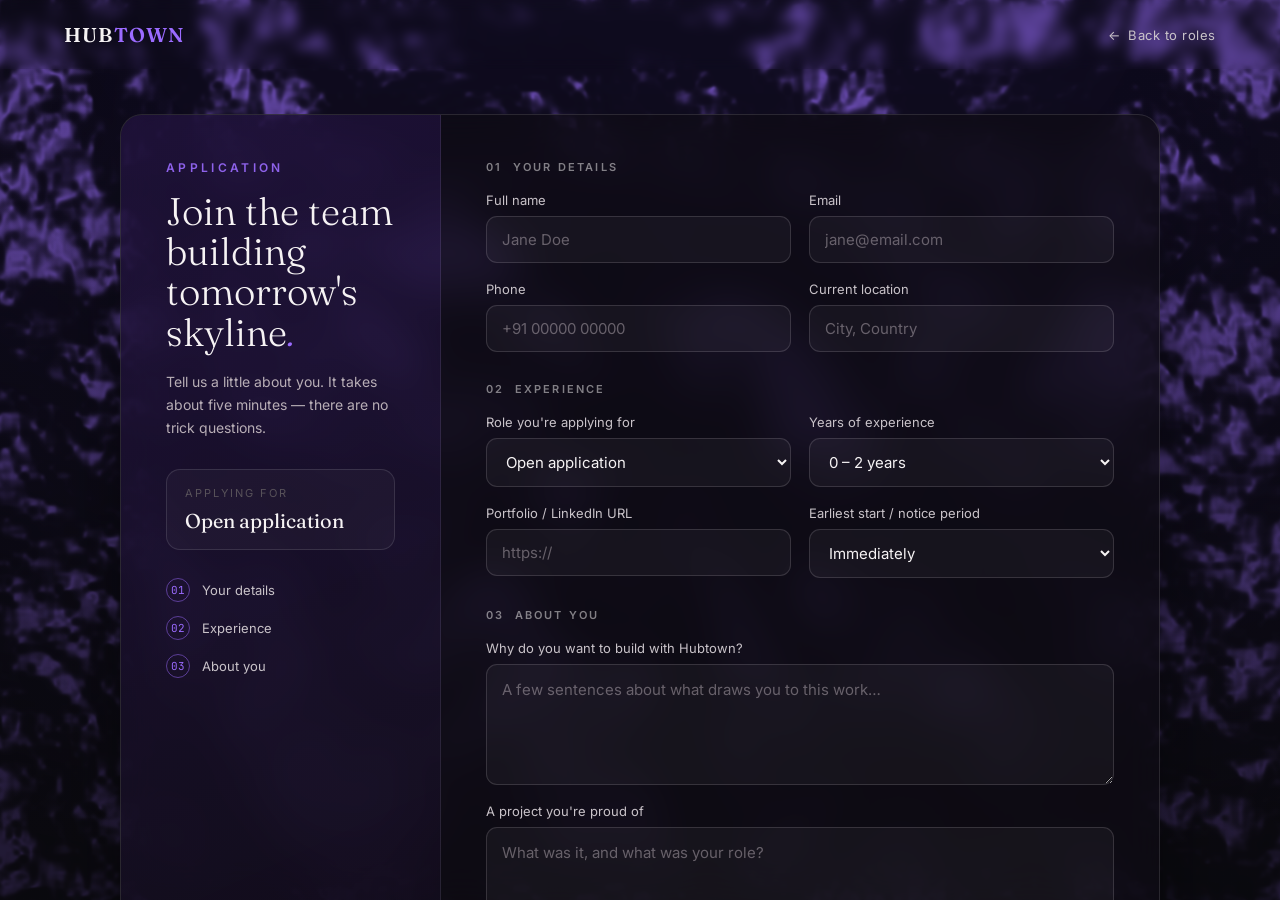
<file: apply.html>
<!DOCTYPE html>
<html lang="en">
<head>
<meta charset="utf-8">
<meta name="viewport" content="width=device-width, initial-scale=1">
<title>Application — Hubtown</title>
<meta name="description" content="Apply to join the team building tomorrow's skyline.">
<link rel="preconnect" href="https://fonts.googleapis.com">
<link rel="preconnect" href="https://fonts.gstatic.com" crossorigin>
<link href="https://fonts.googleapis.com/css2?family=Fraunces:ital,opsz,wght@0,9..144,300..600;1,9..144,300..600&family=Inter:wght@400;500;600&family=JetBrains+Mono:wght@400;500&display=swap" rel="stylesheet">
<link rel="stylesheet" href="assets/base.css">
<link rel="stylesheet" href="assets/apply.css">
</head>
<body>

<canvas class="water" id="water" aria-hidden="true"></canvas>
<div class="water-scrim" aria-hidden="true"></div>

<div class="scroller" id="scroller">

  <header class="ap-head">
    <a href="index.html" class="wordmark">HUB<b>TOWN</b></a>
    <a href="careers.html" class="ap-head__back"><span aria-hidden="true">←</span> Back to roles</a>
  </header>

  <div class="ap-stage">

    <!-- SUCCESS -->
    <div class="done" id="done" hidden>
      <div class="done__tick" aria-hidden="true">✓</div>
      <h1 class="done__title">Application received</h1>
      <p class="done__note">Thanks for applying to Hubtown. Our team reviews every application personally — if there's a fit, you'll hear from us within two weeks.</p>
      <a class="btn" href="careers.html">Explore more roles <span aria-hidden="true">→</span></a>
    </div>

    <!-- FORM -->
    <div class="ap-card" id="apCard">
      <aside class="ap-aside">
        <div class="ap-kicker">Application</div>
        <h1 class="ap-title">Join the team building tomorrow's skyline<span class="dot">.</span></h1>
        <p class="ap-lede">Tell us a little about you. It takes about five minutes — there are no trick questions.</p>
        <div class="ap-applying">
          <div class="ap-applying__label">Applying for</div>
          <div class="ap-applying__role" id="roleLabel">Open application</div>
        </div>
        <ol class="ap-steps">
          <li><span class="ap-steps__n">01</span> Your details</li>
          <li><span class="ap-steps__n">02</span> Experience</li>
          <li><span class="ap-steps__n">03</span> About you</li>
        </ol>
      </aside>

      <form class="ap-form" id="apForm">

        <fieldset class="ap-group">
          <legend class="ap-legend">01 &nbsp;Your details</legend>
          <div class="ap-grid">
            <label class="field">Full name
              <input required type="text" name="name" placeholder="Jane Doe" autocomplete="name">
            </label>
            <label class="field">Email
              <input required type="email" name="email" placeholder="jane@email.com" autocomplete="email">
            </label>
            <label class="field">Phone
              <input type="tel" name="phone" placeholder="+91 00000 00000" autocomplete="tel">
            </label>
            <label class="field">Current location
              <input type="text" name="location" placeholder="City, Country">
            </label>
          </div>
        </fieldset>

        <fieldset class="ap-group">
          <legend class="ap-legend">02 &nbsp;Experience</legend>
          <div class="ap-grid">
            <label class="field">Role you're applying for
              <select name="role" id="roleSelect"></select>
            </label>
            <label class="field">Years of experience
              <select name="years">
                <option>0 – 2 years</option>
                <option>3 – 5 years</option>
                <option>6 – 9 years</option>
                <option>10+ years</option>
              </select>
            </label>
            <label class="field">Portfolio / LinkedIn URL
              <input type="url" name="url" placeholder="https://">
            </label>
            <label class="field">Earliest start / notice period
              <select name="start">
                <option>Immediately</option>
                <option>Within 1 month</option>
                <option>1 – 3 months</option>
                <option>3+ months</option>
              </select>
            </label>
          </div>
        </fieldset>

        <fieldset class="ap-group">
          <legend class="ap-legend">03 &nbsp;About you</legend>
          <div class="ap-stack">
            <label class="field">Why do you want to build with Hubtown?
              <textarea rows="4" name="why" placeholder="A few sentences about what draws you to this work…"></textarea>
            </label>
            <label class="field">A project you're proud of
              <textarea rows="3" name="proud" placeholder="What was it, and what was your role?"></textarea>
            </label>
            <div class="field">Resume / CV
              <label class="dropzone">
                Drop a PDF here, or <span class="dropzone__link">browse</span>
                <input type="file" name="resume" accept="application/pdf" hidden>
              </label>
            </div>
          </div>
        </fieldset>

        <label class="consent">
          <input required type="checkbox" name="consent">
          I consent to Hubtown storing my details for the purpose of this application.
        </label>

        <div class="ap-submit">
          <span class="ap-submit__note">All fields are placeholders for this preview.</span>
          <button class="btn btn--solid ap-submit__btn" type="submit">Submit application <span aria-hidden="true">→</span></button>
        </div>
      </form>
    </div>

  </div>
</div>

<script src="assets/water.js"></script>
<script src="assets/apply.js"></script>
</body>
</html>
</file>
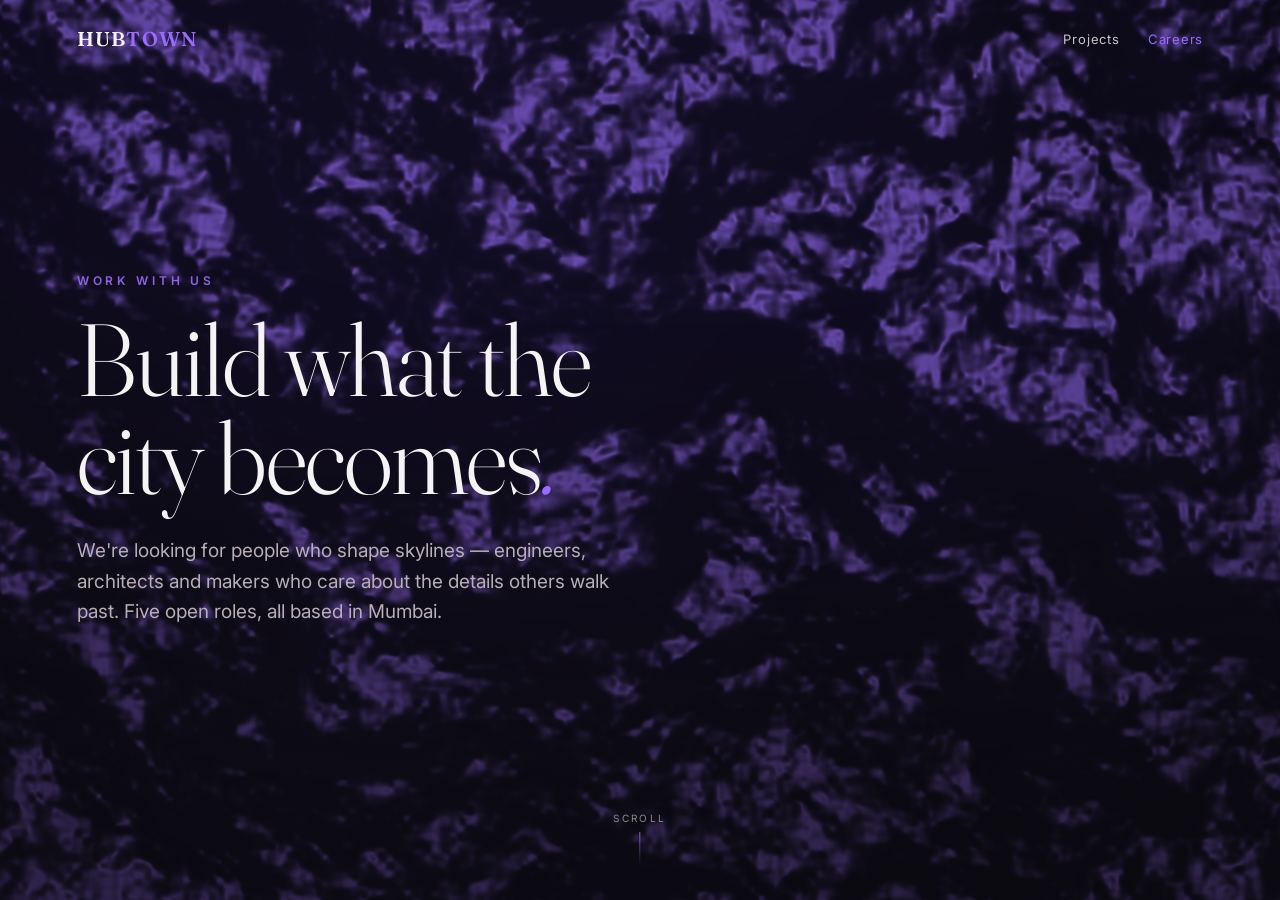
<file: careers.html>
<!DOCTYPE html>
<html lang="en">
<head>
<meta charset="utf-8">
<meta name="viewport" content="width=device-width, initial-scale=1">
<title>Work with us — Hubtown</title>
<meta name="description" content="Five open roles in Mumbai — engineers, architects and makers who care about the details others walk past.">
<link rel="preconnect" href="https://fonts.googleapis.com">
<link rel="preconnect" href="https://fonts.gstatic.com" crossorigin>
<link href="https://fonts.googleapis.com/css2?family=Fraunces:ital,opsz,wght@0,9..144,300..600;1,9..144,300..600&family=Inter:wght@400;500;600&family=JetBrains+Mono:wght@400;500&display=swap" rel="stylesheet">
<link rel="stylesheet" href="assets/base.css">
<link rel="stylesheet" href="assets/careers.css">
</head>
<body>

<canvas class="water" id="water" aria-hidden="true"></canvas>
<div class="water-scrim" aria-hidden="true"></div>

<div class="scroller" id="scroller">

  <header class="ww-head">
    <a href="index.html" class="wordmark">HUB<b>TOWN</b></a>
    <nav class="ww-head__nav">
      <a href="projects.html">Projects</a>
      <a href="#roles" class="is-current">Careers</a>
    </nav>
  </header>

  <section class="ww-intro">
    <div class="ww-intro__body">
      <div class="ww-kicker">Work with us</div>
      <h1 class="ww-title">Build what the<br>city becomes<span class="dot">.</span></h1>
      <p class="ww-lede">We're looking for people who shape skylines — engineers, architects and makers who care about the details others walk past. Five open roles, all based in Mumbai.</p>
    </div>
    <div class="hint" id="roles">
      <span class="hint__label">Scroll</span>
      <span class="hint__line"></span>
    </div>
  </section>

  <div id="roleList"></div>

  <footer class="ww-foot">
    <div class="ww-kicker">Don't see your role?</div>
    <h2 class="ww-foot__title">Tell us how you'd<br>build with us<span class="dot">.</span></h2>
    <a class="btn" href="apply.html">Send an open application <span aria-hidden="true">→</span></a>
  </footer>

</div>

<script src="assets/water.js"></script>
<script src="assets/careers.js"></script>
</body>
</html>
</file>
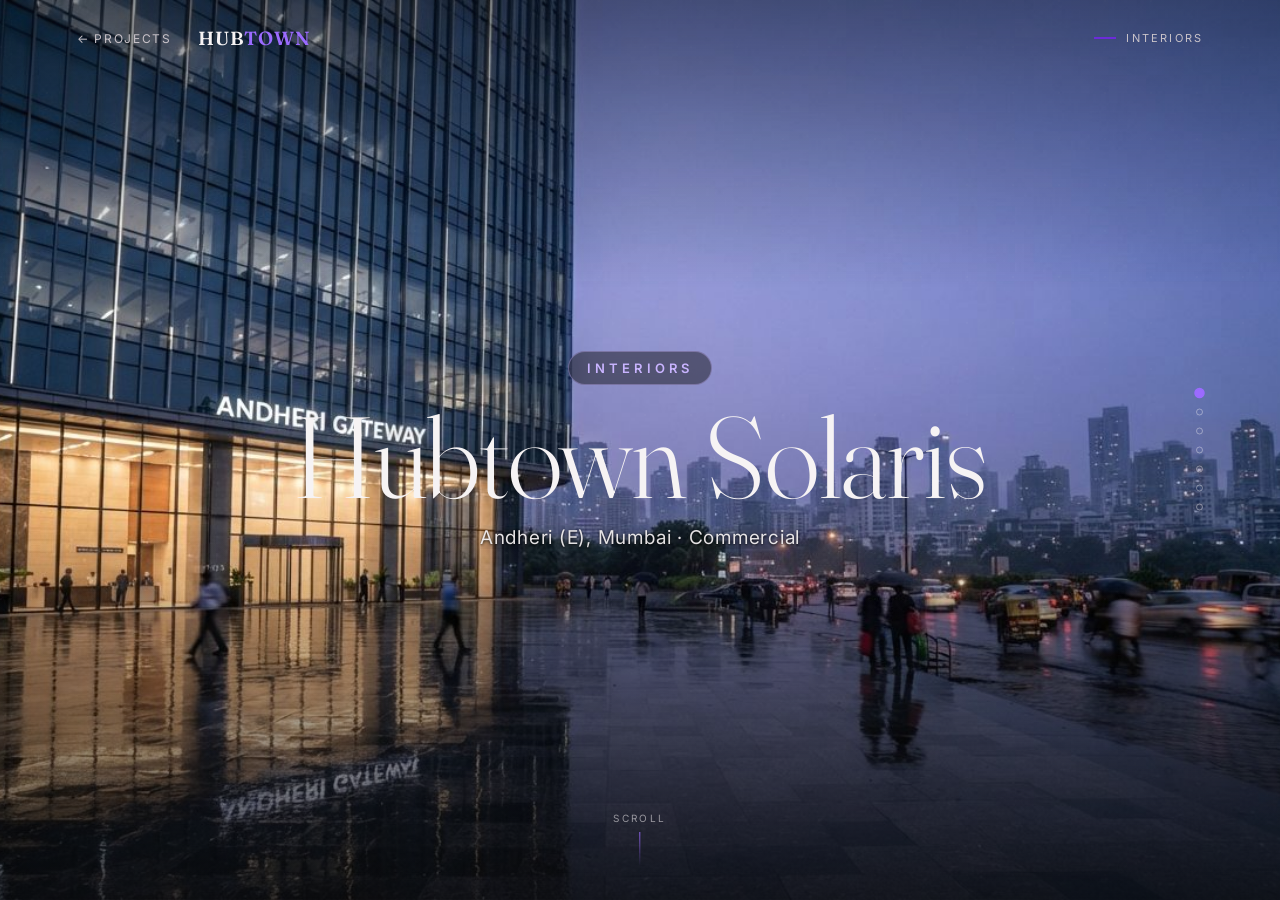
<file: interiors.html>
<!DOCTYPE html>
<html lang="en">
<head>
<meta charset="utf-8">
<meta name="viewport" content="width=device-width, initial-scale=1">
<title>Interiors — Hubtown</title>
<meta name="description" content="Walk through a Hubtown development — reception, lobby, residences and rooftop.">
<link rel="preconnect" href="https://fonts.googleapis.com">
<link rel="preconnect" href="https://fonts.gstatic.com" crossorigin>
<link href="https://fonts.googleapis.com/css2?family=Fraunces:ital,opsz,wght@0,9..144,300..600;1,9..144,300..600&family=Inter:wght@400;500;600&display=swap" rel="stylesheet">
<link rel="stylesheet" href="assets/base.css">
<link rel="stylesheet" href="assets/interiors.css">
</head>
<body>

<div class="scroller" id="scroller">
  <div class="stage" id="stage">
    <div class="stack">
      <div class="panels" id="panels"></div>

      <header class="int-head">
        <div class="int-head__left">
          <a href="projects.html" class="int-head__back">← Projects</a>
          <a href="index.html" class="wordmark wordmark--sm">HUB<b>TOWN</b></a>
        </div>
        <p class="eyebrow int-head__label">Interiors</p>
      </header>

      <div class="hint" id="hint">
        <span class="hint__label">Scroll</span>
        <span class="hint__line"></span>
      </div>

      <div class="dots" id="dots" aria-hidden="true"></div>
    </div>
  </div>
</div>

<script src="assets/interiors.js"></script>
</body>
</html>
</file>
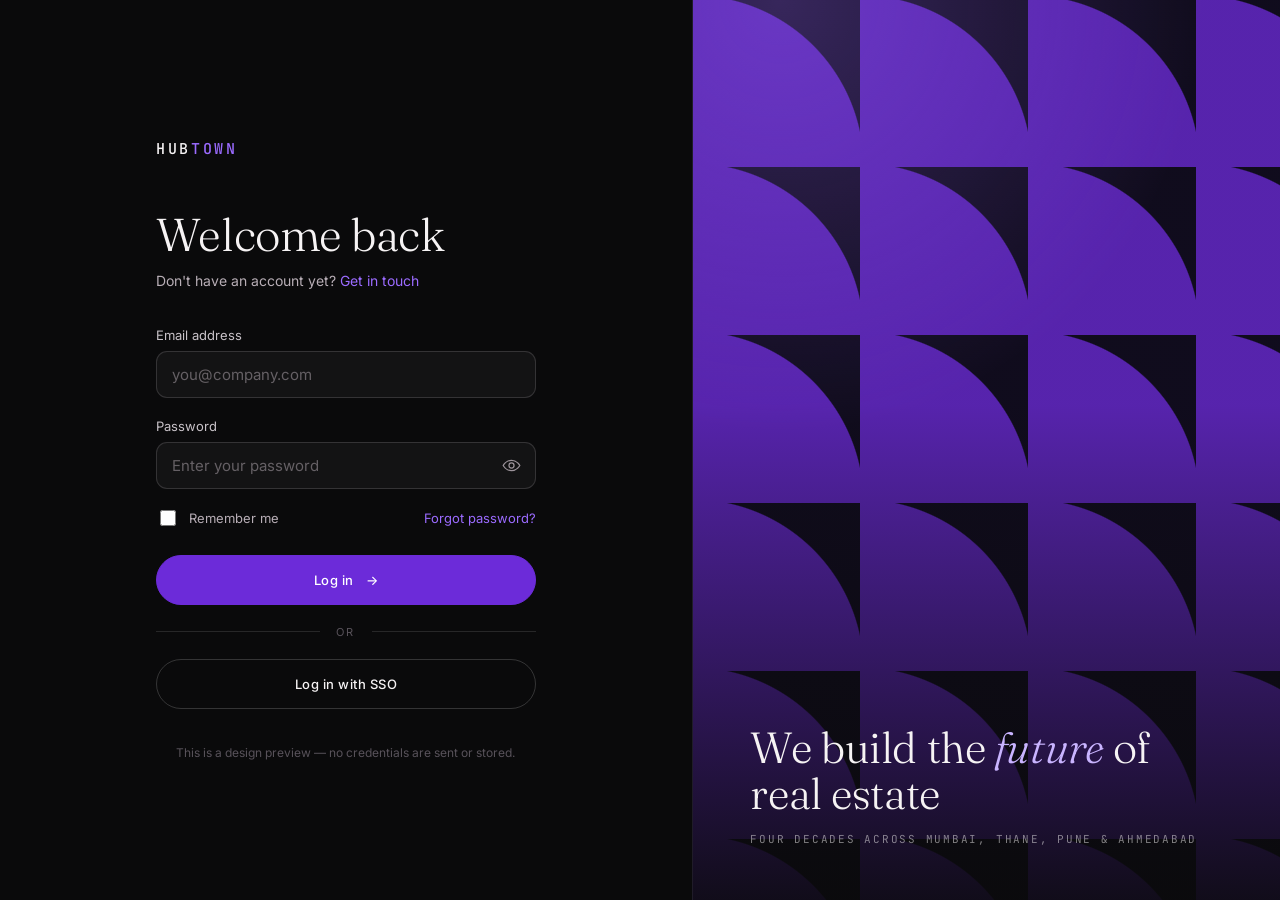
<file: login.html>
<!doctype html>
<html lang="en">
<head>
<meta charset="utf-8">
<meta name="viewport" content="width=device-width, initial-scale=1">
<title>Log in — Hubtown</title>
<link rel="preconnect" href="https://fonts.googleapis.com">
<link rel="preconnect" href="https://fonts.gstatic.com" crossorigin>
<link href="https://fonts.googleapis.com/css2?family=Fraunces:opsz,wght@9..144,300;9..144,400&family=Inter:wght@400;500;600&family=JetBrains+Mono:wght@400;500&display=swap" rel="stylesheet">
<link rel="stylesheet" href="assets/base.css">
<link rel="stylesheet" href="assets/login.css">
</head>
<body class="lg-body">

<main class="lg">

  <!-- ---------- form side ---------- -->
  <section class="lg__panel">
    <div class="lg__inner">

      <a class="lg__mark" href="index.html">HUB<b>TOWN</b></a>

      <h1 class="lg__title">Welcome back</h1>
      <p class="lg__sub">
        Don't have an account yet?
        <a href="apply.html">Get in touch</a>
      </p>

      <form class="lg__form" id="lgForm" novalidate>

        <label class="field">Email address
          <input required type="email" name="email" id="lgEmail"
                 placeholder="you@company.com" autocomplete="email">
          <span class="field__err" id="lgEmailErr" role="alert"></span>
        </label>

        <label class="field">Password
          <span class="field__wrap">
            <input required type="password" name="password" id="lgPass"
                   placeholder="Enter your password" autocomplete="current-password">
            <button class="field__peek" type="button" id="lgPeek"
                    aria-label="Show password" aria-pressed="false">
              <svg viewBox="0 0 24 24" aria-hidden="true">
                <path class="peek-eye" d="M1.5 12S5 5.5 12 5.5 22.5 12 22.5 12 19 18.5 12 18.5 1.5 12 1.5 12Z"/>
                <circle class="peek-eye" cx="12" cy="12" r="3.2"/>
                <path class="peek-slash" d="M4 20 20 4"/>
              </svg>
            </button>
          </span>
          <span class="field__err" id="lgPassErr" role="alert"></span>
        </label>

        <div class="lg__row">
          <label class="lg__check">
            <input type="checkbox" name="remember">
            <span>Remember me</span>
          </label>
          <a class="lg__link" href="#reset">Forgot password?</a>
        </div>

        <button class="btn btn--solid lg__submit" type="submit">
          Log in <span aria-hidden="true">→</span>
        </button>

        <p class="lg__note" id="lgNote" role="status"></p>

        <div class="lg__or"><span>or</span></div>

        <button class="btn lg__sso" type="button">Log in with SSO</button>
      </form>

      <p class="lg__foot">
        This is a design preview — no credentials are sent or stored.
      </p>
    </div>
  </section>

  <!-- ---------- pattern side ---------- -->
  <aside class="lg__art" aria-hidden="true">
    <div class="lg__grid"></div>
    <div class="lg__glow"></div>
    <div class="lg__quote">
      <p class="lg__quote-text">We build the <em>future</em> of real estate</p>
      <p class="lg__quote-meta">Four decades across Mumbai, Thane, Pune &amp; Ahmedabad</p>
    </div>
  </aside>

</main>

<script src="assets/login.js"></script>
</body>
</html>
</file>
<file: assets/base.css>
/* Hubtown design system — extracted from the .dc.html prototypes. */
:root {
  --ink: #0a0a0b;
  --paper: #F6F3F4;
  --violet: #6C2BD9;
  --lilac: #9B6BFF;
  --lilac-soft: #C9B4FF;
  --muted: #9C939A;
  --muted-2: #B8AEB6;
  --muted-3: #C9C3C9;
  --dim: #58525A;
  --hair: rgba(245, 242, 244, 0.08);
  --hair-2: rgba(245, 242, 244, 0.12);
  --hair-3: rgba(245, 242, 244, 0.18);
  --serif: Fraunces, Georgia, serif;
  --sans: Inter, system-ui, sans-serif;
  --mono: 'JetBrains Mono', ui-monospace, monospace;
}

* { box-sizing: border-box; }

body {
  margin: 0;
  background: var(--ink);
  color: var(--paper);
  font-family: var(--sans);
  -webkit-font-smoothing: antialiased;
}

a { color: var(--paper); text-decoration: none; }
a:hover { color: var(--lilac); }

/* --- shared type --- */
.eyebrow {
  display: flex;
  align-items: center;
  gap: 10px;
  font-size: 11px;
  letter-spacing: 0.2em;
  text-transform: uppercase;
  color: var(--muted);
}
.eyebrow::before {
  content: '';
  width: 22px;
  height: 2px;
  background: var(--violet);
  flex: none;
}
.display {
  margin: 0;
  font-family: var(--serif);
  font-weight: 300;
  font-size: clamp(2.6rem, 6vw, 5rem);
  line-height: 1.05;
  letter-spacing: -0.02em;
}
.display em { font-style: italic; font-weight: 400; color: var(--lilac); }

.wordmark {
  font-family: var(--serif);
  font-weight: 600;
  font-size: 20px;
  letter-spacing: 0.06em;
}
.wordmark b { font-weight: inherit; color: var(--lilac); }

/* --- shared pill button --- */
.btn {
  display: inline-flex;
  align-items: center;
  gap: 12px;
  padding: 16px 28px;
  border: 1px solid var(--hair-3);
  border-radius: 999px;
  font-size: 13px;
  font-weight: 500;
  letter-spacing: 0.1em;
  text-transform: uppercase;
  color: var(--paper);
  transition: gap .3s, background .3s, border-color .3s, box-shadow .3s, color .3s;
}
.btn:hover {
  gap: 20px;
  background: var(--violet);
  border-color: var(--violet);
  box-shadow: 0 0 32px rgba(108, 43, 217, 0.45);
  color: #fff;
}
.btn--solid { background: var(--violet); border-color: var(--violet); color: #fff; }
.btn--solid:hover { background: var(--lilac); border-color: var(--lilac); }

/* --- reduced motion: kill decorative loops, keep content visible --- */
@media (prefers-reduced-motion: reduce) {
  *, *::before, *::after {
    animation-duration: .01ms !important;
    animation-iteration-count: 1 !important;
    transition-duration: .01ms !important;
    scroll-behavior: auto !important;
  }
}
</file>
<file: assets/apply.css>
html, body { height: 100%; overflow-x: hidden; }

@keyframes ap-fade { from { opacity: 0; transform: translateY(14px); } to { opacity: 1; transform: translateY(0); } }
@keyframes ap-pop { 0% { opacity: 0; transform: scale(.85); } 60% { transform: scale(1.06); } 100% { opacity: 1; transform: scale(1); } }

.water { position: fixed; inset: 0; width: 100%; height: 100%; z-index: 0; display: block; }
.water-scrim {
  position: fixed; inset: 0; z-index: 1; pointer-events: none;
  background: radial-gradient(130% 100% at 50% 0%, transparent 30%, rgba(10, 10, 11, 0.7) 100%);
}
.scroller { position: fixed; inset: 0; z-index: 2; overflow-y: auto; overflow-x: hidden; }

.ap-head {
  position: sticky; top: 0; z-index: 20;
  display: flex; align-items: center; justify-content: space-between;
  padding: 22px clamp(20px, 6vw, 64px); backdrop-filter: blur(6px);
}
.ap-head__back {
  display: inline-flex; align-items: center; gap: 8px;
  font-size: 13px; letter-spacing: 0.04em; color: var(--muted-3);
}

.ap-stage {
  min-height: calc(100vh - 70px);
  display: flex; align-items: flex-start; justify-content: center;
  padding: clamp(20px, 5vh, 60px) clamp(16px, 5vw, 48px) 80px;
}

/* ---------- shell ---------- */
.ap-card {
  width: 100%; max-width: 1040px;
  display: grid; grid-template-columns: minmax(0, 320px) minmax(0, 1fr);
  background: rgba(14, 12, 20, 0.72); backdrop-filter: blur(22px);
  border: 1px solid var(--hair-2); border-radius: 22px; overflow: hidden;
  box-shadow: 0 50px 130px -50px rgba(0, 0, 0, 0.92);
  animation: ap-fade .6s ease both;
}
.ap-card[hidden] { display: none; }

.ap-aside {
  padding: clamp(30px, 3.5vw, 48px);
  border-right: 1px solid rgba(245, 242, 244, 0.09);
  background: linear-gradient(155deg, rgba(108, 43, 217, 0.16), rgba(20, 16, 25, 0.2));
}
.ap-kicker {
  font-size: 12px; font-weight: 600; letter-spacing: 0.28em;
  text-transform: uppercase; color: rgba(155, 107, 255, 0.9);
}
.ap-title {
  margin: 16px 0 0; font-family: var(--serif); font-weight: 300;
  font-size: clamp(28px, 3vw, 40px); line-height: 1.05;
}
.dot { color: var(--lilac); font-style: italic; }
.ap-lede { margin: 18px 0 0; font-size: 14px; line-height: 1.65; color: var(--muted-2); }

.ap-applying {
  margin-top: 30px; padding: 16px 18px;
  border: 1px solid var(--hair-2); border-radius: 14px;
  background: rgba(245, 242, 244, 0.03);
}
.ap-applying__label {
  font-size: 11px; letter-spacing: 0.18em; text-transform: uppercase; color: var(--dim);
}
.ap-applying__role { margin-top: 8px; font-family: var(--serif); font-size: 20px; }

.ap-steps {
  list-style: none; margin: 28px 0 0; padding: 0;
  display: flex; flex-direction: column; gap: 14px;
}
.ap-steps li { display: flex; align-items: center; gap: 12px; font-size: 13px; color: var(--muted-3); }
.ap-steps__n {
  width: 24px; height: 24px; flex: none; border-radius: 50%;
  border: 1px solid rgba(155, 107, 255, 0.5);
  display: flex; align-items: center; justify-content: center;
  font-family: var(--mono); font-size: 11px; color: var(--lilac);
}

/* ---------- form ---------- */
.ap-form {
  padding: clamp(30px, 3.5vw, 52px);
  display: flex; flex-direction: column; gap: 30px;
}
.ap-group { border: none; margin: 0; padding: 0; min-width: 0; }
.ap-legend {
  padding: 0; margin-bottom: 18px;
  font-size: 11px; font-weight: 600; letter-spacing: 0.2em;
  text-transform: uppercase; color: rgba(246, 243, 244, 0.5);
}
.ap-grid { display: grid; grid-template-columns: 1fr 1fr; gap: 18px; }
.ap-stack { display: flex; flex-direction: column; gap: 18px; }

.field {
  display: flex; flex-direction: column; gap: 8px;
  font-size: 13px; color: var(--muted-3); min-width: 0;
}
.field input, .field select, .field textarea {
  width: 100%; min-width: 0; padding: 13px 15px;
  border-radius: 11px; border: 1px solid rgba(245, 242, 244, 0.14);
  background: rgba(245, 242, 244, 0.04); color: var(--paper);
  font-family: inherit; font-size: 15px; outline: none;
  transition: border-color .2s;
}
.field textarea { resize: vertical; line-height: 1.55; }
.field input:focus, .field select:focus, .field textarea:focus { border-color: var(--lilac); }
.field input::placeholder, .field textarea::placeholder { color: rgba(184, 174, 182, 0.5); }
.field input:invalid:not(:placeholder-shown) { border-color: rgba(255, 120, 120, 0.6); }
select option { background: #141019; color: var(--paper); }

.dropzone {
  display: block; padding: 22px; text-align: center; cursor: pointer;
  border: 1.5px dashed rgba(245, 242, 244, 0.2); border-radius: 13px;
  font-size: 13px; color: var(--muted-2); transition: border-color .3s, color .3s;
}
.dropzone:hover { border-color: var(--lilac); color: var(--lilac); }
.dropzone.is-over { border-color: var(--lilac); color: var(--lilac); background: rgba(155, 107, 255, .06); }
.dropzone__link { color: var(--lilac); }

.consent {
  display: flex; align-items: flex-start; gap: 12px;
  font-size: 13px; color: var(--muted-2); line-height: 1.5;
}
.consent input { margin-top: 2px; width: 16px; height: 16px; flex: none; accent-color: var(--violet); }

.ap-submit {
  display: flex; align-items: center; justify-content: space-between;
  gap: 20px; flex-wrap: wrap;
  border-top: 1px solid rgba(245, 242, 244, 0.09); padding-top: 26px;
}
.ap-submit__note { font-size: 12px; color: var(--dim); }
.ap-submit__btn {
  padding: 15px 32px; text-transform: none;
  font-size: 14px; font-weight: 600; letter-spacing: 0.03em; cursor: pointer;
}
.ap-submit__btn:hover { box-shadow: 0 0 30px rgba(155, 107, 255, 0.4); }

/* ---------- success ---------- */
.done {
  max-width: 560px; text-align: center;
  background: rgba(14, 12, 20, 0.72); backdrop-filter: blur(20px);
  border: 1px solid var(--hair-2); border-radius: 22px;
  padding: clamp(40px, 6vw, 72px);
  box-shadow: 0 50px 120px -50px rgba(0, 0, 0, 0.9);
  animation: ap-fade .6s ease both;
}
.done[hidden] { display: none; }
.done__tick {
  width: 64px; height: 64px; margin: 0 auto; border-radius: 50%;
  background: var(--violet); display: flex; align-items: center; justify-content: center;
  font-size: 30px; animation: ap-pop .6s cubic-bezier(.16, 1, .3, 1) both;
}
.done__title {
  margin: 26px 0 0; font-family: var(--serif); font-weight: 300;
  font-size: clamp(30px, 4vw, 44px); line-height: 1.05;
}
.done__note { margin: 18px 0 0; font-size: 16px; line-height: 1.65; color: var(--muted-2); }
.done .btn { margin-top: 34px; padding: 14px 28px; text-transform: none; letter-spacing: 0.04em; }

@media (max-width: 860px) {
  .ap-card { grid-template-columns: 1fr; }
  .ap-aside { border-right: none; border-bottom: 1px solid rgba(245, 242, 244, 0.09); }
  .ap-grid { grid-template-columns: 1fr; }
}
</file>
<file: assets/careers.css>
html, body { height: 100%; overflow-x: hidden; }

@keyframes ww-fade { from { opacity: 0; } to { opacity: 1; } }
@keyframes ww-bob { 0%, 100% { transform: translateY(0); opacity: .6; } 50% { transform: translateY(7px); opacity: 1; } }

.water { position: fixed; inset: 0; width: 100%; height: 100%; z-index: 0; display: block; }
.water-scrim {
  position: fixed; inset: 0; z-index: 1; pointer-events: none;
  background: radial-gradient(120% 90% at 50% 0%, transparent 40%, rgba(10, 10, 11, 0.55) 100%);
}
.scroller { position: fixed; inset: 0; z-index: 2; overflow-y: auto; overflow-x: hidden; }

.ww-head {
  position: fixed; top: 0; left: 0; right: 0; z-index: 60;
  display: flex; align-items: center; justify-content: space-between;
  padding: 26px 6vw; mix-blend-mode: difference; pointer-events: none;
}
.ww-head .wordmark { pointer-events: auto; }
.ww-head__nav { display: flex; align-items: center; gap: 28px; pointer-events: auto; }
.ww-head__nav a { font-size: 13px; letter-spacing: 0.06em; color: var(--muted-3); }
.ww-head__nav a.is-current { color: var(--lilac); }

/* ---------- intro ---------- */
.ww-intro {
  min-height: 100vh; display: flex; flex-direction: column; justify-content: center;
  padding: 0 6vw; position: relative;
}
.ww-intro__body { max-width: 1100px; animation: ww-fade 1.2s ease .1s both; }
.ww-kicker {
  font-size: 12px; font-weight: 600; letter-spacing: 0.32em;
  text-transform: uppercase; color: rgba(155, 107, 255, 0.9);
}
.ww-title {
  margin: 22px 0 0; font-family: var(--serif); font-weight: 300;
  font-size: clamp(48px, 8vw, 120px); line-height: 0.96; letter-spacing: -0.015em;
}
.dot { color: var(--lilac); font-style: italic; }
.ww-lede {
  margin: 30px 0 0; max-width: 560px;
  font-size: clamp(15px, 1.5vw, 19px); line-height: 1.6; color: var(--muted-2);
}

.hint {
  position: absolute; left: 50%; bottom: 34px; transform: translateX(-50%);
  display: flex; flex-direction: column; align-items: center; gap: 8px;
  pointer-events: none; animation: ww-fade 1s ease 1.4s both;
}
.hint__label {
  font-size: 10px; letter-spacing: 0.24em; text-transform: uppercase;
  color: rgba(246, 243, 244, 0.55);
}
.hint__line {
  width: 1px; height: 34px;
  background: linear-gradient(to bottom, rgba(155, 107, 255, 0.9), transparent);
  animation: ww-bob 1.8s ease-in-out infinite;
}

/* ---------- roles ---------- */
.role { min-height: 100vh; display: flex; align-items: center; padding: 12vh 6vw; }
.role__grid {
  display: grid; gap: clamp(40px, 6vw, 110px); align-items: center;
  width: 100%; max-width: 1280px; margin: 0 auto; grid-template-columns: 1fr 1fr;
}
/* odd rows put the image on the left, so it slides in from its outer edge */
.role:nth-child(even) .role__text { order: 2; }
.role:nth-child(even) .role__media { order: 1; }

.role__meta { display: flex; align-items: center; gap: 14px; }
.role__num { font-family: var(--mono); font-size: 13px; color: rgba(155, 107, 255, 0.9); }
.role__rule { height: 1px; width: 44px; background: rgba(245, 242, 244, 0.2); }
.role__dept {
  font-size: 11px; font-weight: 600; letter-spacing: 0.2em;
  text-transform: uppercase; color: rgba(246, 243, 244, 0.5);
}
.role__title {
  margin: 22px 0 0; font-family: var(--serif); font-weight: 300;
  font-size: clamp(34px, 4.6vw, 68px); line-height: 1.02;
  letter-spacing: -0.01em; min-height: 1.1em;
}
.role__desc {
  margin: 26px 0 0; max-width: 460px;
  font-size: clamp(14px, 1.4vw, 17px); line-height: 1.65; color: var(--muted-2);
}
.role__tags { display: flex; flex-wrap: wrap; gap: 10px; margin-top: 28px; }
.role__tag {
  padding: 7px 15px; border: 1px solid rgba(245, 242, 244, 0.14); border-radius: 999px;
  font-size: 12px; letter-spacing: 0.04em; color: #D8D2D8;
}
.role__apply {
  margin-top: 34px; padding: 13px 26px; text-transform: none;
  font-size: 13px; font-weight: 600; letter-spacing: 0.04em;
}

.role__media {
  opacity: 0; transform: translateX(60px);
  transition: opacity 1.1s cubic-bezier(.16, 1, .3, 1), transform 1.1s cubic-bezier(.16, 1, .3, 1);
  will-change: opacity, transform;
}
.role:nth-child(even) .role__media { transform: translateX(-60px); }
.role__media.is-in { opacity: 1; transform: translateX(0); }

.role__frame {
  position: relative; width: 100%; aspect-ratio: 4/5; border-radius: 16px; overflow: hidden;
  box-shadow: 0 40px 90px -40px rgba(0, 0, 0, 0.8), 0 0 0 1px rgba(245, 242, 244, 0.08);
}
.role__img {
  position: absolute; inset: 0; width: 100%; height: 100%;
  object-fit: cover; display: block;
  /* per-image crop nudge: subject sits off-centre in most of these frames */
  object-position: var(--img-pos, 50% 50%);
}

/* Violet wash over the photography, lifted on hover so the image reads true.
   multiply keeps the shadows tinted rather than just veiling the whole frame. */
.role__frame::after {
  content: ""; position: absolute; inset: 0; pointer-events: none;
  background: linear-gradient(155deg, rgba(108, 43, 217, 0.42), rgba(61, 26, 133, 0.55));
  mix-blend-mode: multiply;
  transition: opacity .5s cubic-bezier(.16, 1, .3, 1);
}
.role__frame:hover::after { opacity: 0; }

/* ---------- footer ---------- */
.ww-foot {
  min-height: 100vh; display: flex; flex-direction: column;
  align-items: center; justify-content: center; padding: 12vh 6vw; text-align: center;
}
.ww-foot__title {
  margin: 20px auto 0; max-width: 720px;
  font-family: var(--serif); font-weight: 300;
  font-size: clamp(34px, 5vw, 72px); line-height: 1; letter-spacing: -0.01em;
}
.ww-foot .btn { margin-top: 36px; padding: 15px 30px; text-transform: none; letter-spacing: 0.04em; }

@media (max-width: 900px) {
  .role__grid { grid-template-columns: 1fr; }
  .role__text, .role:nth-child(even) .role__text { order: 1; }
  .role__media, .role:nth-child(even) .role__media { order: 2; transform: translateY(40px); }
  .role__media.is-in { transform: translateY(0); }
  .role__frame { max-width: 420px; margin: 0 auto; }
}
</file>
<file: assets/interiors.css>
html, body { height: 100%; overflow-x: hidden; }

@keyframes ht-revdown { from { clip-path: inset(0 0 100% 0); } to { clip-path: inset(0 0 0% 0); } }
@keyframes ht-imgscale { from { transform: scale(1.16); } to { transform: scale(1); } }
@keyframes ht-rise { from { opacity: 0; transform: translateY(120%); } to { opacity: 1; transform: translateY(0); } }
@keyframes ht-fade { from { opacity: 0; } to { opacity: 1; } }
@keyframes ht-bob { 0%, 100% { transform: translateY(0); opacity: .6; } 50% { transform: translateY(7px); opacity: 1; } }

.scroller {
  position: fixed; inset: 0; overflow-y: auto; overflow-x: hidden; background: var(--ink);
}
.stage { position: relative; width: 100%; }
.stack { position: sticky; top: 0; height: 100vh; overflow: hidden; background: var(--ink); }
.panels { position: absolute; inset: 0; }

.panel-i { position: absolute; inset: 0; will-change: clip-path; }
.panel-i + .panel-i { clip-path: inset(0 0 100% 0); }
.panel-i__img { position: absolute; inset: 0; will-change: transform; }
.panel-i:first-child .panel-i__img {
  animation: ht-revdown 1.15s cubic-bezier(.16, 1, .3, 1) both,
             ht-imgscale 1.6s cubic-bezier(.16, 1, .3, 1) both;
}
.panel-i__photo {
  position: absolute; inset: 0; width: 100%; height: 100%;
  object-fit: cover; display: block;
}
/* dot grid reads as texture over the photo, not as a placeholder pattern */
.panel-i__grid {
  position: absolute; inset: 0; opacity: .18;
  background-image: radial-gradient(circle at 1px 1px, rgba(245, 242, 244, 0.14) 1px, transparent 0);
  background-size: 46px 46px;
}
.panel-i__scrim {
  position: absolute; inset: 0; pointer-events: none;
  background: linear-gradient(to bottom,
    rgba(10, 10, 11, 0.45) 0%, transparent 32%,
    transparent 58%, rgba(10, 10, 11, 0.72) 100%);
}

.room {
  position: absolute; inset: 0; display: flex; flex-direction: column;
  align-items: center; justify-content: center; gap: 12px; text-align: center;
  /* keeps the label legible over bright photography */
  background: radial-gradient(ellipse 60% 40% at 50% 50%, rgba(10, 10, 11, 0.55), transparent 70%);
  text-shadow: 0 2px 24px rgba(10, 10, 11, 0.6);
}
.room__tag {
  font-size: 11px; font-weight: 600; letter-spacing: 0.28em;
  text-transform: uppercase; color: rgba(155, 107, 255, 0.85);
}
.room__name {
  font-family: var(--serif); font-weight: 300;
  font-size: clamp(38px, 6vw, 86px); line-height: 1; color: rgba(246, 243, 244, 0.9);
}

.hero-i {
  position: absolute; inset: 0; display: flex; flex-direction: column;
  align-items: center; justify-content: center; text-align: center;
  padding: 0 6vw; pointer-events: none;
}
.hero-i__clip { overflow: hidden; }
.hero-i__clip + .hero-i__clip { margin-top: 18px; }
.hero-i__eyebrow {
  animation: ht-rise 1.05s cubic-bezier(.16, 1, .3, 1) .5s both;
  /* a dark pill so the label holds up over bright skies, not just dark photos */
  display: inline-block; padding: 8px 18px; border-radius: 999px;
  border: 1px solid rgba(201, 180, 255, 0.35); background: rgba(10, 10, 11, 0.45);
  backdrop-filter: blur(10px);
  font-size: 13px; font-weight: 600; letter-spacing: 0.32em;
  text-transform: uppercase; color: var(--lilac-soft);
}
.hero-i__title {
  margin: 0; animation: ht-rise 1.1s cubic-bezier(.16, 1, .3, 1) .62s both;
  font-family: var(--serif); font-weight: 300;
  font-size: clamp(52px, 9vw, 132px); line-height: 0.92; letter-spacing: -0.01em;
}
.hero-i__meta {
  animation: ht-rise 1s cubic-bezier(.16, 1, .3, 1) .78s both;
  font-size: clamp(14px, 1.5vw, 19px); letter-spacing: 0.04em; color: rgba(246, 243, 244, 0.92);
  text-shadow: 0 1px 3px rgba(0, 0, 0, 0.9), 0 2px 18px rgba(0, 0, 0, 0.7);
}

.int-head {
  position: fixed; top: 0; left: 0; right: 0; z-index: 90;
  display: flex; align-items: center; justify-content: space-between;
  padding: 26px 6vw; pointer-events: none;
  animation: ht-fade 1s ease 1s both;
}
.int-head__left { display: flex; align-items: center; gap: 26px; pointer-events: auto; }
.int-head__back {
  font-size: 12px; letter-spacing: 0.14em; text-transform: uppercase; color: var(--muted-3);
}
.wordmark--sm { font-size: 19px; }
.int-head__label { margin: 0; color: var(--muted-3); pointer-events: auto; }

.hint {
  position: fixed; left: 50%; bottom: 34px; transform: translateX(-50%); z-index: 90;
  display: flex; flex-direction: column; align-items: center; gap: 8px;
  pointer-events: none; animation: ht-fade 1s ease 1.4s both;
}
.hint__label {
  font-size: 10px; letter-spacing: 0.24em; text-transform: uppercase;
  color: rgba(246, 243, 244, 0.55);
}
.hint__line {
  width: 1px; height: 34px;
  background: linear-gradient(to bottom, rgba(155, 107, 255, 0.9), transparent);
  animation: ht-bob 1.8s ease-in-out infinite;
}

.dots {
  position: fixed; right: 6vw; top: 50%; transform: translateY(-50%); z-index: 90;
  display: flex; flex-direction: column; gap: 12px; align-items: center;
  pointer-events: none; animation: ht-fade 1s ease 1.2s both;
}
.dot {
  width: 7px; height: 7px; border-radius: 50%;
  border: 1px solid rgba(246, 243, 244, 0.4); background: transparent;
  transition: background .35s, border-color .35s, transform .35s;
}
.dot.is-on { background: var(--lilac); border-color: var(--lilac); transform: scale(1.5); }

/* ---------- walkthrough film panel ---------- */
.room__soon {
  margin-top: 6px; padding: 7px 14px; border: 1px solid rgba(246, 243, 244, 0.25); border-radius: 999px;
  font-size: 11px; letter-spacing: 0.22em; text-transform: uppercase; color: rgba(246, 243, 244, 0.8);
}
.panel-i.is-ready .room { opacity: 0; transition: opacity .8s ease; }
.film__sound {
  position: absolute; right: 44px; bottom: 40px; z-index: 5; display: none;
  padding: 10px 18px; border: 1px solid var(--hair-3); border-radius: 999px;
  background: rgba(10, 10, 11, 0.5); backdrop-filter: blur(10px); color: var(--paper);
  font: 500 11px var(--sans); letter-spacing: 0.16em; text-transform: uppercase; cursor: pointer;
}
.film__sound:hover { border-color: var(--lilac); color: var(--lilac); }
.panel-i.is-ready .film__sound { display: block; }
</file>
<file: assets/login.css>
/* Login — split panel: form left, brand pattern right. */

.lg-body { overflow: hidden; }

.lg {
  display: grid;
  grid-template-columns: minmax(0, 1fr) minmax(0, 0.85fr);
  min-height: 100vh; min-height: 100dvh;
}

/* ---------- form side ---------- */
.lg__panel {
  display: flex; align-items: center; justify-content: center;
  padding: 48px 6vw; overflow-y: auto; max-height: 100vh; max-height: 100dvh;
}
.lg__inner { width: 100%; max-width: 380px; }

.lg__mark {
  display: inline-block; margin-bottom: 52px;
  font-family: var(--mono); font-size: 15px; font-weight: 500;
  letter-spacing: 0.18em; color: var(--paper);
}
.lg__mark b { font-weight: 500; color: var(--lilac); }
.lg__mark:hover { color: var(--paper); opacity: .75; }

.lg__title {
  margin: 0; font-family: var(--serif); font-weight: 300;
  font-size: clamp(34px, 4.4vw, 46px); line-height: 1.05; letter-spacing: -0.01em;
}
.lg__sub {
  margin: 12px 0 38px; font-size: 14px; color: var(--muted-2);
}
.lg__sub a { color: var(--lilac); }
.lg__sub a:hover { text-decoration: underline; }

.lg__form { display: flex; flex-direction: column; gap: 20px; }

/* mirrors .field in apply.css — login doesn't load that sheet */
.field {
  display: flex; flex-direction: column; gap: 8px;
  font-size: 13px; color: var(--muted-3); min-width: 0;
}
.field input {
  width: 100%; min-width: 0; padding: 13px 15px;
  border-radius: 11px; border: 1px solid rgba(245, 242, 244, 0.14);
  background: rgba(245, 242, 244, 0.04); color: var(--paper);
  font-family: inherit; font-size: 15px; outline: none;
  transition: border-color .2s;
}
.field input:focus { border-color: var(--lilac); }
.field input::placeholder { color: rgba(184, 174, 182, 0.5); }

/* password field needs a positioning context for the reveal toggle */
.field__wrap { position: relative; display: block; }
.field__wrap input { padding-right: 48px; }

.field__peek {
  position: absolute; top: 50%; right: 6px; transform: translateY(-50%);
  display: grid; place-items: center; width: 36px; height: 36px;
  border: 0; border-radius: 9px; background: none; cursor: pointer;
  color: var(--muted); transition: color .2s;
}
.field__peek:hover { color: var(--lilac); }
.field__peek svg { width: 19px; height: 19px; fill: none; stroke: currentColor; stroke-width: 1.6; }
.field__peek .peek-slash { opacity: 0; transition: opacity .2s; }
.field__peek[aria-pressed="true"] .peek-slash { opacity: 1; }

.field__err {
  font-size: 12px; color: #ff8a8a; min-height: 0;
}
.field__err:empty { display: none; }
.field.is-bad input { border-color: rgba(255, 120, 120, 0.55); }

.lg__row {
  display: flex; align-items: center; justify-content: space-between;
  gap: 16px; margin-top: -2px;
}
.lg__check {
  display: inline-flex; align-items: center; gap: 10px;
  font-size: 13px; color: var(--muted-2); cursor: pointer; user-select: none;
}
.lg__check input {
  width: 16px; height: 16px; flex: none; padding: 0; cursor: pointer;
  accent-color: var(--violet);
}
.lg__link { font-size: 13px; color: var(--lilac); }
.lg__link:hover { text-decoration: underline; }

.lg__submit {
  justify-content: center; width: 100%; margin-top: 6px;
  font-family: inherit; cursor: pointer;
  text-transform: none; letter-spacing: 0.04em;
}
.lg__submit[disabled] { opacity: .55; pointer-events: none; }

.lg__note {
  margin: 0; font-size: 13px; color: var(--lilac); text-align: center;
}
.lg__note:empty { display: none; }

.lg__or {
  display: flex; align-items: center; gap: 16px;
  font-size: 11px; letter-spacing: 0.2em; text-transform: uppercase;
  color: var(--dim);
}
.lg__or::before, .lg__or::after {
  content: ""; flex: 1; height: 1px; background: var(--hair-2);
}

/* .btn assumes an <a>; a <button> would take the UA's white background */
.lg__sso {
  justify-content: center; width: 100%;
  background: transparent; font-family: inherit; cursor: pointer;
  text-transform: none; letter-spacing: 0.04em;
}

.lg__foot {
  margin: 34px 0 0; font-size: 12px; line-height: 1.6;
  color: var(--dim); text-align: center;
}

/* ---------- pattern side ---------- */
.lg__art {
  position: relative; overflow: hidden;
  background: #0d0a17;
  border-left: 1px solid var(--hair);
}

/* tiled quarter-circles — the brand motif, drawn in gradients */
.lg__grid {
  position: absolute; inset: -1px;
  background:
    radial-gradient(circle at 0 100%, var(--violet) 0 72%, transparent 72.5%),
    linear-gradient(#120d21, #120d21);
  /* square tiles keep the quarter-circle a true quarter, not an ellipse */
  background-size: 168px 168px;
  opacity: .92;
}
.lg__glow {
  position: absolute; inset: 0;
  background:
    radial-gradient(120% 80% at 15% 0%, rgba(155, 107, 255, 0.28), transparent 60%),
    linear-gradient(to top, rgba(10, 10, 11, 0.92) 0%, rgba(10, 10, 11, 0.15) 55%);
}

.lg__quote {
  position: absolute; left: 0; right: 0; bottom: 0;
  padding: 0 clamp(32px, 4.5vw, 64px) clamp(40px, 6vh, 72px);
}
.lg__quote-text {
  margin: 0; max-width: 16ch;
  font-family: var(--serif); font-weight: 300;
  font-size: clamp(28px, 3.4vw, 52px); line-height: 1.06; letter-spacing: -0.01em;
  color: var(--paper);
}
.lg__quote-text em { font-style: italic; color: var(--lilac-soft); }
.lg__quote-meta {
  margin: 16px 0 0; font-family: var(--mono);
  font-size: 11px; letter-spacing: 0.16em; text-transform: uppercase;
  color: rgba(246, 243, 244, 0.5);
}

/* ---------- responsive ---------- */
@media (max-width: 880px) {
  .lg { grid-template-columns: 1fr; }
  .lg__art { display: none; }
  .lg-body { overflow: auto; }
  .lg__panel { max-height: none; padding: 40px 24px 64px; }
  .lg__mark { margin-bottom: 40px; }
}
</file>
